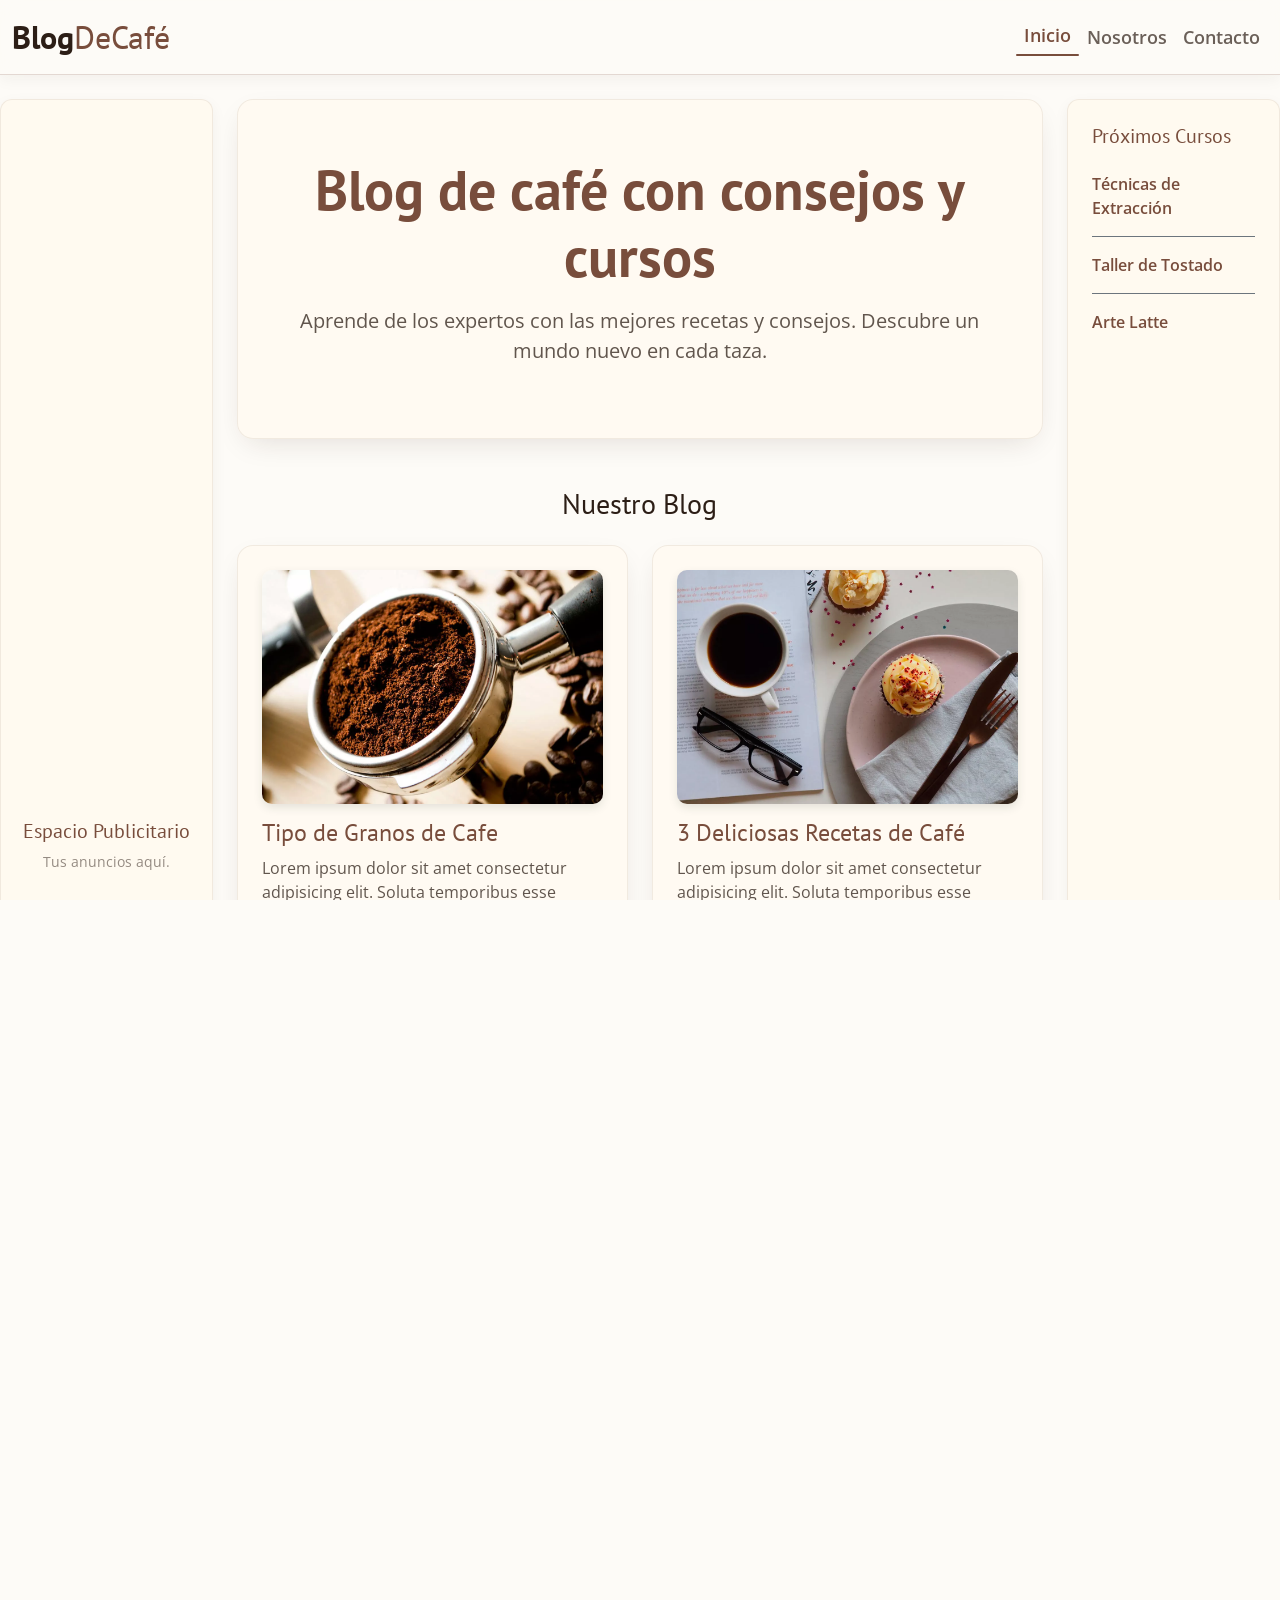
<file: index.html>
<!DOCTYPE html>
<html lang="en">

<head>
  <meta charset="utf-8">
  <meta name="viewport" content="width=device-width, initial-scale=1">
  <title>BlogDeCafé - Inicio</title>
  <!-- Tarea 1: Instalar bootstrap con un enlace CDN (CSS) -->
  <!-- Esto enlaza la hoja de estilos de Bootstrap a nuestra página para usar sus clases -->
  <link href="https://cdn.jsdelivr.net/npm/bootstrap@5.3.2/dist/css/bootstrap.min.css" rel="stylesheet">
  <link href="style.css" rel="stylesheet" type="text/css" />
</head>

<body class="d-flex flex-column min-vh-100">
  <!-- Tarea 3: Refactorizar la NavBar usando la de Bootstrap -->
  <!-- Esto crea una barra de navegación responsiva que se colapsa en pantallas pequeñas -->
  <nav class="navbar navbar-expand-lg navbar-light navbar-custom sticky-top">
    <div class="container-fluid">
      <a class="navbar-brand" href="index.html">Blog<span>DeCafé</span></a>
      <button class="navbar-toggler border-0" type="button" data-bs-toggle="collapse" data-bs-target="#navbarNav"
        aria-controls="navbarNav" aria-expanded="false" aria-label="Toggle navigation">
        <span class="navbar-toggler-icon"></span>
      </button>
      <div class="collapse navbar-collapse" id="navbarNav">
        <ul class="navbar-nav ms-auto">
          <li class="nav-item"><a class="nav-link active" aria-current="page" href="index.html">Inicio</a></li>
          <li class="nav-item"><a class="nav-link" href="about.html">Nosotros</a></li>
          <li class="nav-item"><a class="nav-link" href="contact.html">Contacto</a></li>
        </ul>
      </div>
    </div>
  </nav>

  <!-- Tareas 3 y 4: Refactorizar sistema de cuadrícula y diseño de la página Inicio -->
  <!-- La clase container-fluid hace que la cuadrícula ocupe todo el ancho de la pantalla -->
  <div class="container-fluid flex-grow-1 mt-4 animate-fade-in">
    <div class="row h-100">
      <!-- Tarea 4: Dejar el lado izquierdo disponible para futuros anuncios -->
      <div class="col-md-2 d-none d-md-flex flex-column justify-content-center align-items-center side-panel p-3 mb-4">
        <h5 style="color: var(--accent-primary)">Espacio Publicitario</h5>
        <p class="small text-center opacity-50">Tus anuncios aquí.</p>
      </div>

      <!-- Tarea 4: Agregar texto, imágenes, videos a la sección de contenido -->
      <div class="col-md-8 px-md-4 mb-4">
        <div class="glass-card p-5 mb-5 text-center">
          <div class="container-fluid py-2">
            <h1 class="display-4 fw-bold mb-3" style="color: var(--accent-primary)">Blog de café con consejos y cursos
            </h1>
            <p class="fs-5 opacity-75">
              Aprende de los expertos con las mejores recetas y consejos. Descubre un mundo nuevo en cada taza.
            </p>
          </div>
        </div>

        <h3 class="mb-4 text-center" style="color: var(--text-main);">Nuestro Blog</h3>

        <div class="row align-items-md-stretch">
          <div class="col-md-6 mb-4">
            <div class="glass-card h-100 p-4 d-flex flex-column">
              <div class="entrada__imagen">
                <a href="entrada1.html">
                  <img loading="lazy" src="img/blog1.webp" alt="Tipos de Granos de Cafe">
                </a>
              </div>
              <h4 style="color: var(--accent-primary)">Tipo de Granos de Cafe</h4>
              <p class="opacity-75 flex-grow-1">Lorem ipsum dolor sit amet consectetur adipisicing elit. Soluta
                temporibus esse incidunt rerum, eligendi quia voluptate sequi voluptas ad doloribus sunt.</p>
              <button class="btn btn-custom mt-3" type="button">Leer Entrada</button>
            </div>
          </div>

          <div class="col-md-6 mb-4">
            <div class="glass-card h-100 p-4 d-flex flex-column">
              <div class="entrada__imagen">
                <a href="entrada2.html">
                  <img loading="lazy" src="img/blog2.webp" alt="3 Deliciosas Recetas">
                </a>
              </div>
              <h4 style="color: var(--accent-primary)">3 Deliciosas Recetas de Café</h4>
              <p class="opacity-75 flex-grow-1">Lorem ipsum dolor sit amet consectetur adipisicing elit. Soluta
                temporibus esse incidunt rerum, eligendi quia voluptate sequi voluptas ad doloribus sunt.</p>
              <button class="btn btn-custom mt-3" type="button">Leer Entrada</button>
            </div>
          </div>
        </div>

        <div class="row align-items-md-stretch justify-content-center">
          <div class="col-md-6 mb-4">
            <div class="glass-card h-100 p-4 d-flex flex-column">
              <div class="entrada__imagen">
                <a href="entrada3.html">
                  <img loading="lazy" src="img/blog3.webp" alt="Beneficios del Cafe">
                </a>
              </div>
              <h4 style="color: var(--accent-primary)">Beneficios del Cafe</h4>
              <p class="opacity-75 flex-grow-1">Lorem ipsum dolor sit amet consectetur adipisicing elit. Soluta
                temporibus esse incidunt rerum, eligendi quia voluptate sequi voluptas ad doloribus sunt.</p>
              <button class="btn btn-custom mt-3" type="button">Leer Entrada</button>
            </div>
          </div>
        </div>

      </div>

      <!-- Tarea 4: Dejar el lado derecho disponible para futuros artículos de noticias -->
      <div class="col-md-2 d-none d-md-flex flex-column justify-content-start align-items-start side-panel p-4 mb-4">
        <h5 style="color: var(--accent-primary)" class="mb-4">Próximos Cursos</h5>
        <ul class="list-unstyled w-100">
          <li class="border-bottom border-secondary pb-3 mb-3"><a
              href="/Refactorizacion-del-blog/Técnicas-de-Extracción.html" class="custom-link">Técnicas de
              Extracción</a></li>
          <li class="border-bottom border-secondary pb-3 mb-3"><a
              href="/Refactorizacion-del-blog/Taller-de-Tostado.html" class="custom-link">Taller de Tostado</a>
          </li>
          <li><a href="/Refactorizacion-del-blog/Arte-Latte.html" class="custom-link">Arte Latte</a></li>
        </ul>
      </div>
    </div>
  </div>


  <footer class="footer-custom py-4 mt-auto">
    <div class="container text-center">
      <p class="mb-1 opacity-75">BlogDeCafé - Creado por </p>
      <p class="mb-0 small opacity-50">Contacto: <a href="mailto:contacto@blogdecafe.com"
          class="custom-link">contacto@blogdecafe.com</a></p>
    </div>
  </footer>
  <!-- Tarea 1: Instalar bootstrap con un enlace CDN (JS) -->
  <!-- Este script es necesario para que funcionen los componentes interactivos como el menú -->
  <script src="https://cdn.jsdelivr.net/npm/bootstrap@5.3.2/dist/js/bootstrap.bundle.min.js"></script>
  <script src="script.js"></script>
</body>

</html>
</file>
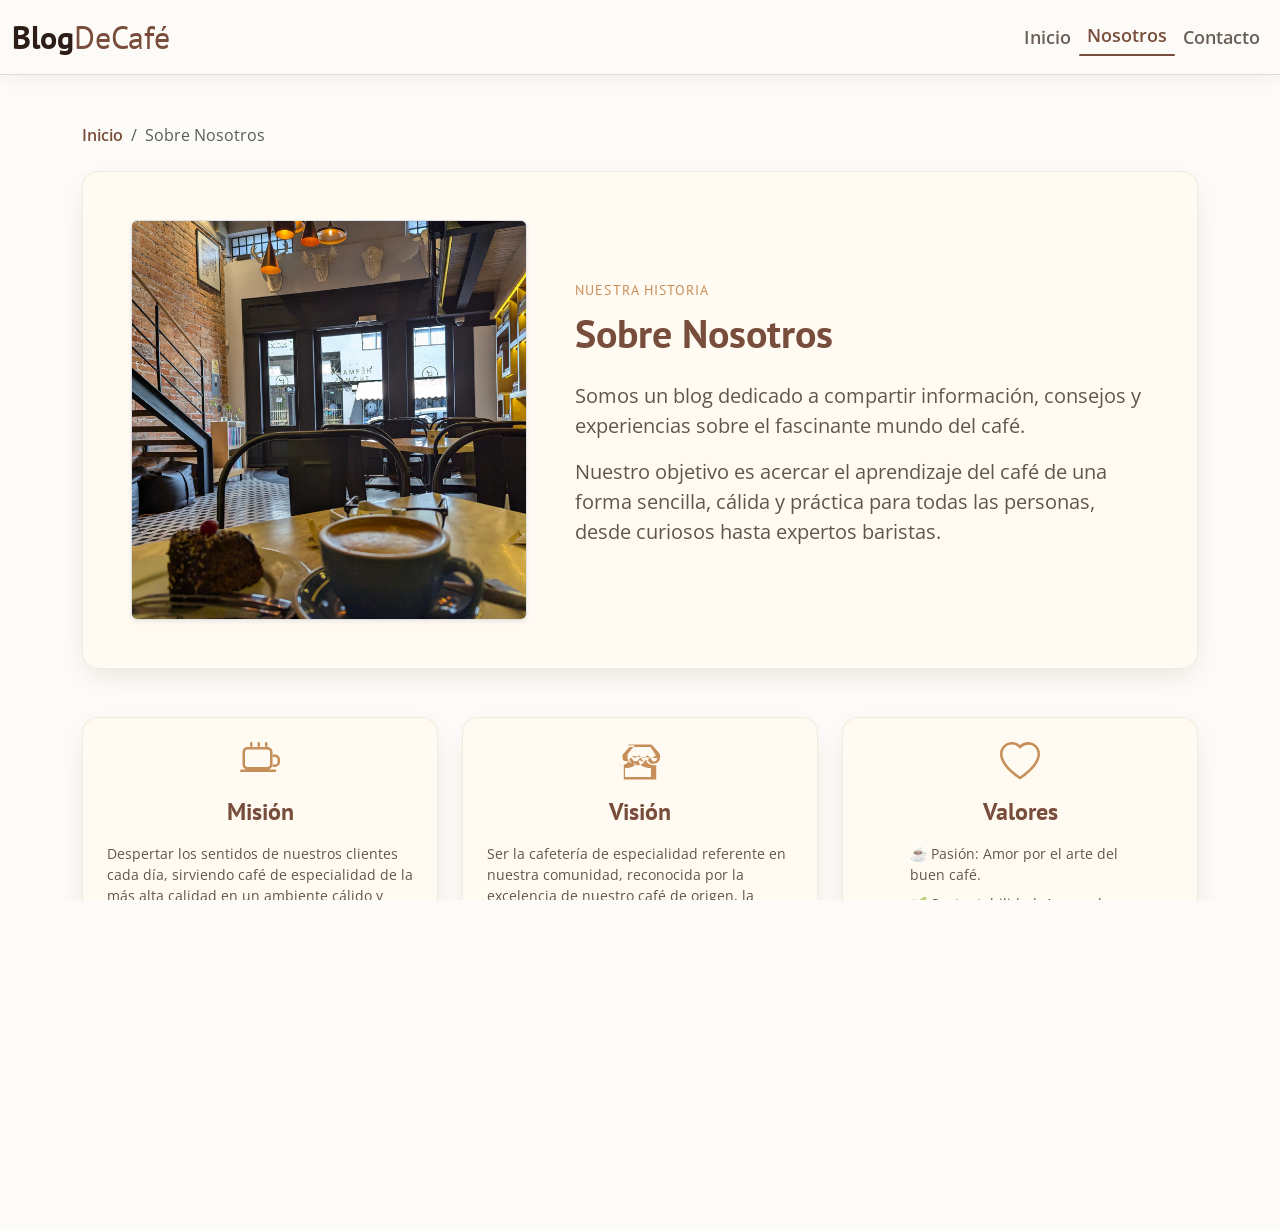
<file: about.html>
<!DOCTYPE html>
<html lang="en">

<head>
  <meta charset="UTF-8">
  <meta name="viewport" content="width=device-width, initial-scale=1.0">
  <title>BlogDeCafé - Sobre Nosotros</title>
  <!-- Tarea 1: Instalar bootstrap con un enlace CDN (CSS) -->
  <link href="https://cdn.jsdelivr.net/npm/bootstrap@5.3.2/dist/css/bootstrap.min.css" rel="stylesheet">
  <link href="style.css" rel="stylesheet" type="text/css" />
</head>

<body class="d-flex flex-column min-vh-100">
  
  <nav class="navbar navbar-expand-lg navbar-light navbar-custom sticky-top">
    <div class="container-fluid">
      <a class="navbar-brand" href="index.html">Blog<span>DeCafé</span></a>
      <button class="navbar-toggler border-0" type="button" data-bs-toggle="collapse" data-bs-target="#navbarNav"
        aria-controls="navbarNav" aria-expanded="false" aria-label="Toggle navigation">
        <span class="navbar-toggler-icon"></span>
      </button>
      <div class="collapse navbar-collapse" id="navbarNav">
        <ul class="navbar-nav ms-auto">
          <li class="nav-item"><a class="nav-link" href="index.html">Inicio</a></li>
          <li class="nav-item"><a class="nav-link active" aria-current="page" href="about.html">Nosotros</a></li>
          <li class="nav-item"><a class="nav-link" href="contact.html">Contacto</a></li>
        </ul>
      </div>
    </div>
  </nav>

  <main class="container flex-grow-1 my-5 animate-fade-in">

    <!-- Migas de pan -->
    <nav aria-label="breadcrumb" class="mb-4">
      <ol class="breadcrumb">
        <li class="breadcrumb-item"><a href="index.html" class="custom-link text-decoration-none">Inicio</a></li>
        <li class="breadcrumb-item active" aria-current="page">Sobre Nosotros</li>
      </ol>
    </nav>

    <!-- PERSONA 1: ABOUT PRINCIPAL -->
    <section class="glass-card p-4 p-md-5 mb-5">
      <div class="row align-items-center g-5">
        <div class="col-md-5 text-center">
          <img src="img/cafe.jpg" alt="Taza de café sobre una mesa" class="img-fluid rounded shadow-sm border object-fit-cover w-100" style="max-height: 400px;">
        </div>

        <div class="col-md-7 text-center text-md-start">
          <span class="d-inline-block mb-2"
            style="font-family: var(--fuenteHeading); color: var(--accent-glow); letter-spacing:.08em; text-transform:uppercase; font-size:.85rem;">
            Nuestra Historia
          </span>
          <h1 class="fw-bold mb-4" style="color: var(--accent-primary);">Sobre Nosotros</h1>
          <p class="fs-5 opacity-75">
            Somos un blog dedicado a compartir información, consejos y experiencias
            sobre el fascinante mundo del café.
          </p>
          <p class="fs-5 opacity-75">
            Nuestro objetivo es acercar el aprendizaje del café de una forma sencilla,
            cálida y práctica para todas las personas, desde curiosos hasta expertos baristas.
          </p>
        </div>
      </div>
    </section>

    <!-- PERSONA 2: MISIÓN, VISIÓN Y VALORES -->
    <section class="mb-5">
      <div class="row g-4">
        
        <div class="col-md-4">
          <div class="glass-card h-100 p-4 text-center">
            <div class="mb-3" style="color: var(--accent-glow);">
              <svg xmlns="http://www.w3.org/2000/svg" width="40" height="40" fill="currentColor" class="bi bi-cup-hot" viewBox="0 0 16 16">
                <path d="M.5 11a.5.5 0 0 0 0 1h13.5a.5.5 0 0 0 0-1H.5zM11 2H3c-1.105 0-2 .895-2 2v5c0 1.105.895 2 2 2h8c1.105 0 2-.895 2-2V4c0-1.105-.895-2-2-2zm1 7c0 .552-.448 1-1 1H3c-.552 0-1-.448-1-1V4c0-.552.448-1 1-1h8c.552 0 1 .448 1 1v5z"/>
                <path d="M13 5h1a2 2 0 0 1 2 2v1a2 2 0 0 1-2 2h-1V5zm1 4a1 1 0 0 0 1-1V7a1 1 0 0 0-1-1h-1v3h1zM4.5 0a.5.5 0 0 1 .5.5v1a.5.5 0 0 1-1 0v-1a.5.5 0 0 1 .5-.5zm3 0a.5.5 0 0 1 .5.5v1a.5.5 0 0 1-1 0v-1a.5.5 0 0 1 .5-.5zm3 0a.5.5 0 0 1 .5.5v1a.5.5 0 0 1-1 0v-1a.5.5 0 0 1 .5-.5z"/>
              </svg>
            </div>
            <h3 class="h4 fw-bold mb-3" style="color: var(--accent-primary);">Misión</h3>
            <p class="opacity-75 small text-start">
              Despertar los sentidos de nuestros clientes cada día, sirviendo café de especialidad de la más alta calidad en un ambiente cálido 
              y acogedor. Nos dedicamos a crear momentos de felicidad y conexión a través de un servicio excepcional y productos artesanales horneados con amor.
            </p>
          </div>
        </div>

        <div class="col-md-4">
          <div class="glass-card h-100 p-4 text-center">
            <div class="mb-3" style="color: var(--accent-glow);">
              <svg xmlns="http://www.w3.org/2000/svg" width="40" height="40" fill="currentColor" class="bi bi-shop" viewBox="0 0 16 16">
                <path d="M2.97 1.35A1 1 0 0 1 3.73 1h8.54a1 1 0 0 1 .76.35l2.609 3.044A1.5 1.5 0 0 1 16 5.37v.855a2.5 2.5 0 0 1-2.5 2.5h-.033a2.5 2.5 0 0 1-2.316-1.573 2.5 2.5 0 0 1-3.3 0 2.5 2.5 0 0 1-2.317 1.573H5.5A2.5 2.5 0 0 1 3 6.225v-.855a1.5 1.5 0 0 1 .361-.976l2.61-3.045zm1.78 4.275a1.5 1.5 0 0 0 2.5 0 .5.5 0 0 1 .8 0 1.5 1.5 0 0 0 2.5 0 .5.5 0 0 1 .8 0 1.5 1.5 0 0 0 2.5 0 .5.5 0 0 1 .4.225V5.37a.5.5 0 0 0-.12-.325L12.23 2H3.77L1.12 5.045A.5.5 0 0 0 1 5.37v.855a1.5 1.5 0 0 0 1.5 1.5h.033a1.5 1.5 0 0 0 1.39-1.047.5.5 0 0 1 .933 0A1.5 1.5 0 0 0 6.25 7.75h.033a1.5 1.5 0 0 0 1.39-1.046.5.5 0 0 1 .934 0c.23.614.811 1.046 1.483 1.046h.033a1.5 1.5 0 0 0 1.39-1.046.5.5 0 0 1 .934 0A1.5 1.5 0 0 0 13.5 7.75h.033a1.5 1.5 0 0 0 1.39-1.046.5.5 0 0 1 .077-.229zM1.5 9.172V15h13V9.172a3.5 3.5 0 0 1-1 .122h-.033a3.5 3.5 0 0 1-3.245-2.296 3.5 3.5 0 0 1-3.244 2.296h-.033A3.5 3.5 0 0 1 3.75 7a3.5 3.5 0 0 1-3.245 2.296h-.033a3.5 3.5 0 0 1-1-.122zM2 14v-3.748a4.5 4.5 0 0 0 1 .123h.033a4.5 4.5 0 0 0 4.162-2.95 4.5 4.5 0 0 0 4.162 2.95h.033a4.5 4.5 0 0 0 1-.123V14H2z"/>
              </svg>
            </div>
            <h3 class="h4 fw-bold mb-3" style="color: var(--accent-primary);">Visión</h3>
            <p class="opacity-75 small text-start">
              Ser la cafetería de especialidad referente en nuestra comunidad, reconocida por la excelencia de nuestro café de origen, 
              la innovación en nuestras bebidas y por ser el tercer hogar preferido de las personas: un espacio ideal para trabajar, compartir o relajarse.
            </p>
          </div>
        </div>

        <div class="col-md-4">
          <div class="glass-card h-100 p-4 text-center">
            <div class="mb-3" style="color: var(--accent-glow);">
              <svg xmlns="http://www.w3.org/2000/svg" width="40" height="40" fill="currentColor" class="bi bi-heart" viewBox="0 0 16 16">
                <path d="m8 2.748-.717-.737C5.6.281 2.514.878 1.4 3.053c-.523 1.023-.641 2.5.314 4.385.92 1.815 2.834 3.989 6.286 6.357 3.452-2.368 5.365-4.542 6.286-6.357.955-1.886.838-3.362.314-4.385C13.486.878 10.4.28 8 2.748zM8 15C-7.333 4.868 3.279-3.04 7.824 1.143c.06.055.119.112.176.171a3.12 3.12 0 0 1 .176-.17C12.72-3.042 23.333 4.867 8 15z"/>
              </svg>
            </div>
            <h3 class="h4 fw-bold mb-3" style="color: var(--accent-primary);">Valores</h3>
            <ul class="list-unstyled opacity-75 small text-start mx-auto" style="max-width: 220px;">
              <li class="mb-2"><span class="fw-bold" style="color: var(--accent-glow);">☕</span> Pasión: Amor por el arte del buen café.</li>
              <li class="mb-2"><span class="fw-bold" style="color: var(--accent-glow);">🌱</span> Sustentabilidad: Apoyo al comercio justo local.</li>
              <li class="mb-2"><span class="fw-bold" style="color: var(--accent-glow);">🏡</span> Hospitalidad: Hacerte sentir como en casa.</li>
            </ul>
          </div>
        </div>

      </div>
    </section>

  </main>

  <footer class="footer-custom py-4 mt-auto">
    <div class="container text-center">
      <p class="mb-1 opacity-75">BlogDeCafé - Creado por Equipo 1</p>
      <p class="mb-0 small opacity-50">Contacto: <a href="mailto:contacto@blogdecafe.com"
          class="custom-link">contacto@blogdecafe.com</a></p>
    </div>
  </footer>

  <script src="https://cdn.jsdelivr.net/npm/bootstrap@5.3.2/dist/js/bootstrap.bundle.min.js"></script>
  <script src="script.js"></script>
</body>

</html>
</file>
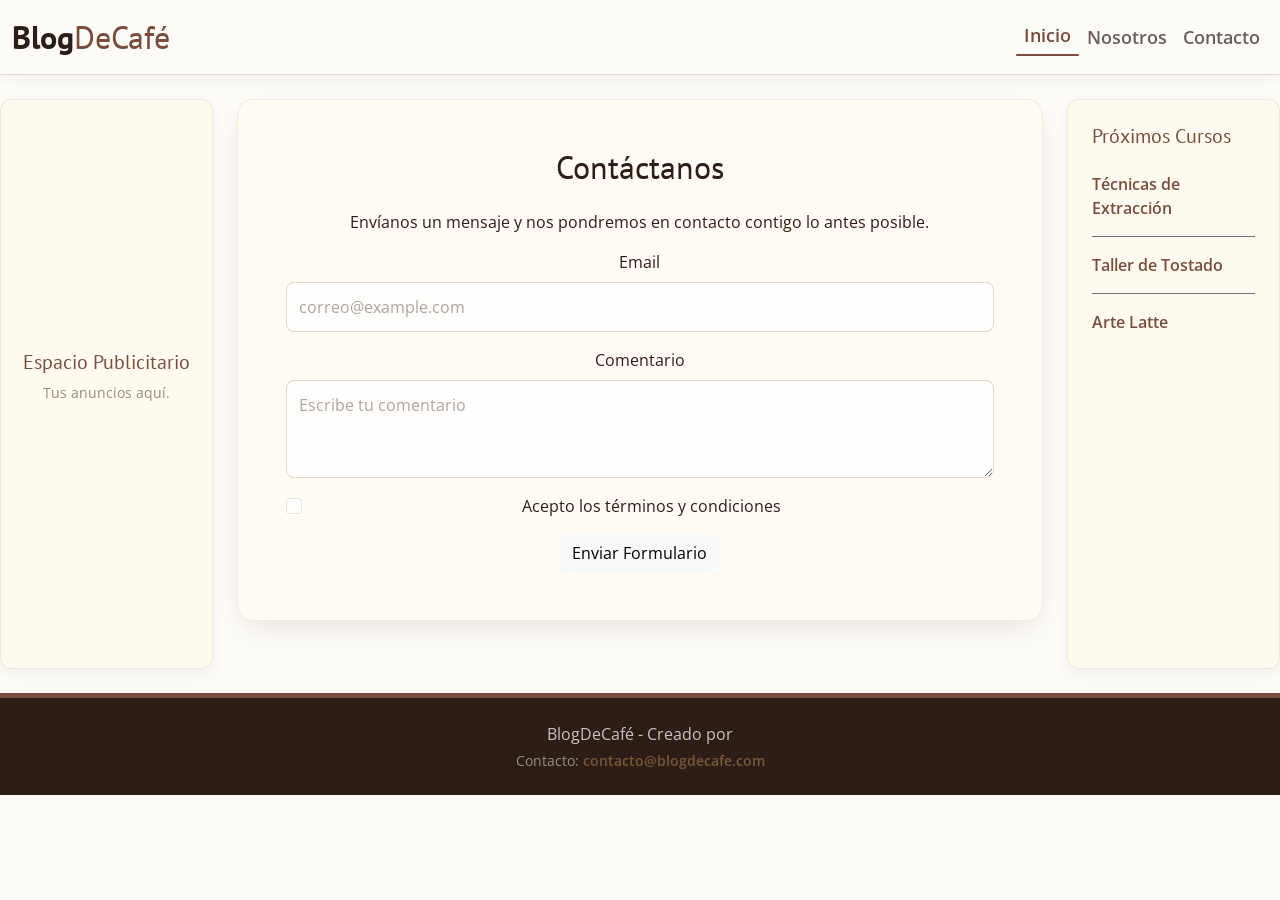
<file: contact.html>
<!DOCTYPE html>
<html lang="en">

<head>
  <meta charset="UTF-8">
  <meta name="viewport" content="width=device-width, initial-scale=1.0">
  <title>Document</title>
  <!-- Tarea 1: Instalar bootstrap con un enlace CDN (CSS) -->
  <!-- Esto enlaza la hoja de estilos de Bootstrap a nuestra página para usar sus clases -->
  <link href="https://cdn.jsdelivr.net/npm/bootstrap@5.3.2/dist/css/bootstrap.min.css" rel="stylesheet">
  <link href="style.css" rel="stylesheet" type="text/css" />
</head>

<body>
    <nav class="navbar navbar-expand-lg navbar-light navbar-custom sticky-top">
        <div class="container-fluid">
            <a class="navbar-brand" href="index.html">Blog<span>DeCafé</span></a>
            <button class="navbar-toggler border-0" type="button" data-bs-toggle="collapse" data-bs-target="#navbarNav"
                aria-controls="navbarNav" aria-expanded="false" aria-label="Toggle navigation">
                <span class="navbar-toggler-icon"></span>
            </button>
            <div class="collapse navbar-collapse" id="navbarNav">
                <ul class="navbar-nav ms-auto">
                <li class="nav-item"><a class="nav-link active" aria-current="page" href="index.html">Inicio</a></li>
                <li class="nav-item"><a class="nav-link" href="about.html">Nosotros</a></li>
                <li class="nav-item"><a class="nav-link" href="contact.html">Contacto</a></li>
                </ul>
            </div>
        </div>
    </nav>



    <div class="container-fluid flex-grow-1 mt-4 animate-fade-in">
        <div class="row h-100">
            <!-- Tarea 4: Dejar el lado izquierdo disponible para futuros anuncios -->
            <div class="col-md-2 d-none d-md-flex flex-column justify-content-center align-items-center side-panel p-3 mb-4">
                <h5 style="color: var(--accent-primary)">Espacio Publicitario</h5>
                <p class="small text-center opacity-50">Tus anuncios aquí.</p>
            </div>

        <!-- Tarea 4: Agregar texto, imágenes, videos a la sección de contenido -->
            <div class="col-md-8 px-md-4 mb-4">
                <div class="glass-card p-5 mb-5 text-center">
                    <h2 class="text-center mb-4" text-black>
                    Contáctanos
                    </h2>
                    <p class="text-center">
                        Envíanos un mensaje y nos pondremos en contacto contigo lo antes posible.
                    </p>
                    <div class="card-body">
                        <form>
                            <!--m:margen, b, abajo, 3: tamaño o nivel de separación-->
                            <div class="mb-3">
                                <label class="form-label">Email</label>
                                <input type="email" class="form-control" placeholder="correo@example.com">
                            </div>
                            <div class="mb-3">
                                <label class="form-label">Comentario</label>
                                <textarea class="form-control" rows="3" placeholder="Escribe tu comentario"></textarea>
                            </div>
                            <div class="mb-3 form-check">
                                <input type="checkbox" class="form-check-input">
                                <label class="form-check-label">Acepto los términos y condiciones</label>
                            </div>

                            <div id="liveAlertPlaceholder"></div>
                            <button type="button" class="btn btn-light" id="liveAlertBtn">Enviar Formulario</button>
                        </form>
                    </div>
                </div>
            </div>
            

        <!-- Tarea 4: Dejar el lado derecho disponible para futuros artículos de noticias -->
            <div class="col-md-2 d-none d-md-flex flex-column justify-content-start align-items-start side-panel p-4 mb-4">
                <h5 style="color: var(--accent-primary)" class="mb-4">Próximos Cursos</h5>
                <ul class="list-unstyled w-100">
                <li class="border-bottom border-secondary pb-3 mb-3"><a href="#" class="custom-link">Técnicas de
                    Extracción</a></li>
                <li class="border-bottom border-secondary pb-3 mb-3"><a href="#" class="custom-link">Taller de Tostado</a>
                </li>
                <li><a href="#" class="custom-link">Arte Latte</a></li>
                </ul>
            </div>
        </div>
    </div>




    <footer class="footer-custom py-4 mt-auto">
        <div class="container text-center">
            <p class="mb-1 opacity-75">BlogDeCafé - Creado por </p>
            <p class="mb-0 small opacity-50">Contacto: <a href="mailto:contacto@blogdecafe.com"
                    class="custom-link">contacto@blogdecafe.com</a></p>
        </div>
    </footer>

    
    <!-- Tarea 1: Instalar bootstrap con un enlace CDN (JS) -->
    <!-- Este script es necesario para que funcionen los componentes interactivos como el menú -->
    <script src="https://cdn.jsdelivr.net/npm/bootstrap@5.3.2/dist/js/bootstrap.bundle.min.js"></script>
    <script src="script.js"></script>
</body>
</file>
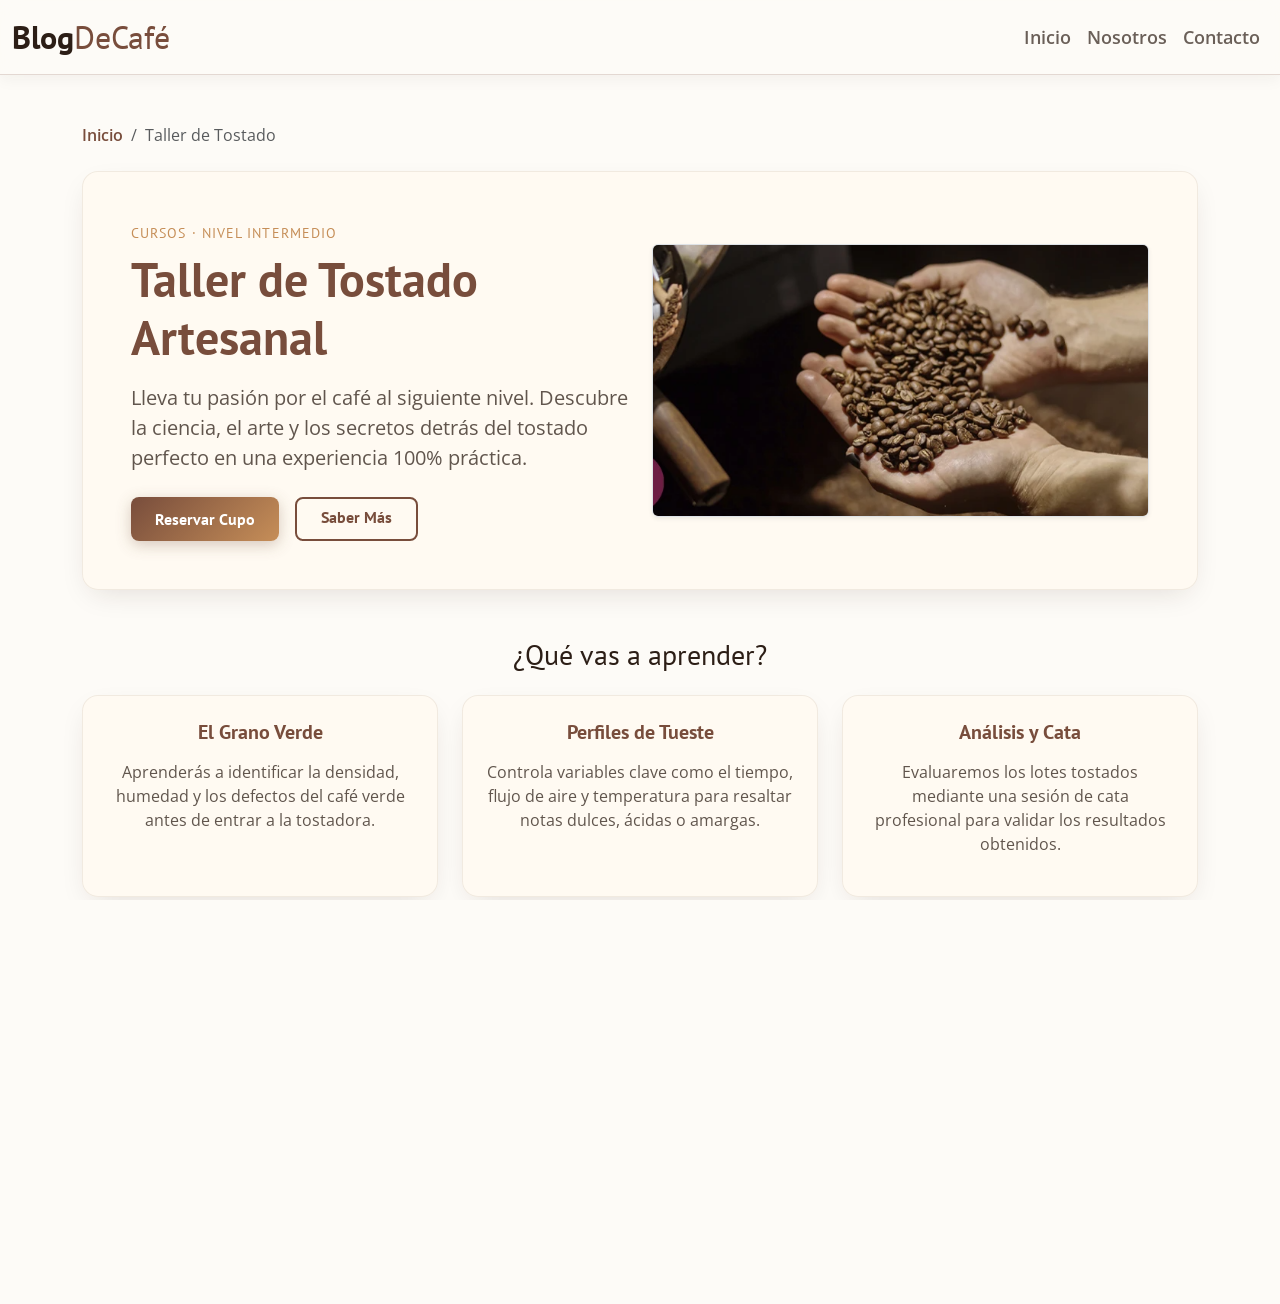
<file: Taller-de-Tostado.html>
<!DOCTYPE html>
<html lang="en">

<head>
  <meta charset="utf-8">
  <meta name="viewport" content="width=device-width, initial-scale=1">
  <title>BlogDeCafé - Taller de Tostado</title>
  <link href="https://cdn.jsdelivr.net/npm/bootstrap@5.3.2/dist/css/bootstrap.min.css" rel="stylesheet">
  <link href="style.css" rel="stylesheet" type="text/css" />
</head>

<body class="d-flex flex-column min-vh-100">
  <nav class="navbar navbar-expand-lg navbar-light navbar-custom sticky-top">
    <div class="container-fluid">
      <a class="navbar-brand" href="index.html">Blog<span>DeCafé</span></a>
      <button class="navbar-toggler border-0" type="button" data-bs-toggle="collapse" data-bs-target="#navbarNav"
        aria-controls="navbarNav" aria-expanded="false" aria-label="Toggle navigation">
        <span class="navbar-toggler-icon"></span>
      </button>
      <div class="collapse navbar-collapse" id="navbarNav">
        <ul class="navbar-nav ms-auto">
          <li class="nav-item"><a class="nav-link" href="index.html">Inicio</a></li>
          <li class="nav-item"><a class="nav-link" href="about.html">Nosotros</a></li>
          <li class="nav-item"><a class="nav-link" href="contact.html">Contacto</a></li>
        </ul>
      </div>
    </div>
  </nav>

  <main class="container flex-grow-1 my-5 animate-fade-in">

    <!-- Migas de pan -->
    <nav aria-label="breadcrumb" class="mb-4">
      <ol class="breadcrumb">
        <li class="breadcrumb-item"><a href="index.html" class="custom-link text-decoration-none">Inicio</a></li>
        <li class="breadcrumb-item active" aria-current="page">Taller de Tostado</li>
      </ol>
    </nav>

    <!-- Encabezado del artículo -->
    <div class="glass-card p-4 p-md-5 mb-5">
      <div class="row align-items-center">
          <div class="col-md-6 mb-4 mb-md-0">
            <span class="d-inline-block mb-2"
                style="font-family: var(--fuenteHeading); color: var(--accent-glow); letter-spacing:.08em; text-transform:uppercase; font-size:.85rem;">
                Cursos &middot; Nivel Intermedio
            </span>
            <h1 class="display-5 fw-bold mb-3" style="color: var(--accent-primary);">Taller de Tostado Artesanal</h1>
            <p class="fs-5 opacity-75 mb-4">
                Lleva tu pasión por el café al siguiente nivel. Descubre la ciencia, el arte y los secretos detrás del tostado perfecto en una experiencia 100% práctica.
            </p>
            <div class="d-flex gap-3 mt-4">
                <a href="contact.html" class="btn btn-custom px-4">Reservar Cupo</a>
                <a href="#detalles" class="btn btn-outline-custom px-4">Saber Más</a>
            </div>
          </div>
          <div class="col-md-6">
              <div class="rounded shadow-sm border overflow-hidden">
                  <img src="Wireframe-Backup/CAFE.png" class="img-fluid w-100 object-fit-cover" alt="Taller de Tostado de Café">
              </div>
          </div>
      </div>
    </div>

    <!-- Detalles del taller -->
    <section id="detalles" class="mb-5">
      <h2 class="h3 mb-4 text-center" style="color: var(--text-main);">¿Qué vas a aprender?</h2>

      <div class="row g-4">
        <div class="col-md-4">
          <div class="glass-card h-100 p-4 text-center">
            <h3 class="h5 fw-bold mb-3" style="color: var(--accent-primary);">El Grano Verde</h3>
            <p class="opacity-75">
              Aprenderás a identificar la densidad, humedad y los defectos del café verde antes de entrar a la tostadora.
            </p>
          </div>
        </div>

        <div class="col-md-4">
          <div class="glass-card h-100 p-4 text-center">
            <h3 class="h5 fw-bold mb-3" style="color: var(--accent-primary);">Perfiles de Tueste</h3>
            <p class="opacity-75">
              Controla variables clave como el tiempo, flujo de aire y temperatura para resaltar notas dulces, ácidas o amargas.
            </p>
          </div>
        </div>

        <div class="col-md-4">
          <div class="glass-card h-100 p-4 text-center">
            <h3 class="h5 fw-bold mb-3" style="color: var(--accent-primary);">Análisis y Cata</h3>
            <p class="opacity-75">
              Evaluaremos los lotes tostados mediante una sesión de cata profesional para validar los resultados obtenidos.
            </p>
          </div>
        </div>
      </div>
    </section>

    <!-- Información adicional -->
    <section class="glass-card p-4 p-md-5 mb-5 text-center" style="border: 2px solid var(--accent-primary);">
        <div class="row text-center g-4">
            <div class="col-sm-4">
                <h4 class="fw-bold mb-2" style="color: var(--accent-glow);">Duración</h4>
                <p class="mb-0 opacity-75">5 Horas (Intensivo) con 1 hora de break</p>
            </div>
            <div class="col-sm-4 border-start border-secondary">
                <h4 class="fw-bold mb-2" style="color: var(--accent-glow);">Costo</h4>
                <p class="mb-0 opacity-75">$1000 MXN (Incluye insumos)</p>
            </div>
            <div class="col-sm-4 border-start border-secondary">
                <h4 class="fw-bold mb-2" style="color: var(--accent-glow);">Lugar</h4>
                <p class="mb-0 opacity-75">Laboratorio BlogDeCafé Centro</p>
            </div>
        </div>
    </section>

  </main>

  <footer class="footer-custom py-4 mt-auto">
    <div class="container text-center">
      <p class="mb-1 opacity-75">BlogDeCafé - Creado por Equipo 1</p>
      <p class="mb-0 small opacity-50">Contacto: <a href="mailto:contacto@blogdecafe.com"
          class="custom-link">contacto@blogdecafe.com</a></p>
    </div>
  </footer>

  <script src="https://cdn.jsdelivr.net/npm/bootstrap@5.3.2/dist/js/bootstrap.bundle.min.js"></script>
  <script src="script.js"></script>
</body>

</html>
</file>
<file: style.css>
/* Tareas 2 y 3: Usar 5 colores o menos para tu sitio web */
/* Estilos personalizados para complementar la paleta de 5 colores de Bootstrap */
@import url('https://fonts.googleapis.com/css2?family=Open+Sans:ital,wght@0,300..800;1,300..800&display=swap');
@import url('https://fonts.googleapis.com/css2?family=PT+Sans:ital,wght@0,400;0,700;1,400;1,700&display=swap');

:root {
    /* Paleta Premium "Café" (5 colores) */
    --bg-main: #fdfbf7;        /* Beige Claro */
    --bg-surface: #fffaf0;     /* Crema */
    --text-main: #2c1e16;      /* Espresso (Texto Oscuro) */
    --accent-primary: #784d3c; /* Marrón Café */
    --accent-glow: #c68e58;    /* Caramelo */

    --fuenteHeading: 'PT Sans', sans-serif;
    --fuenteParrafos: 'Open Sans', sans-serif;
}

html, body {
    height: 100%;
    width: 100%;
    font-family: var(--fuenteParrafos);
    background-color: var(--bg-main);
    color: var(--text-main);
    overflow-x: hidden;
}

h1, h2, h3, h4, h5, h6, .navbar-brand {
    font-family: var(--fuenteHeading);
}

/* Custom Scrollbar */
::-webkit-scrollbar {
    width: 10px;
}
::-webkit-scrollbar-track {
    background: var(--bg-main);
}
::-webkit-scrollbar-thumb {
    background: var(--accent-glow);
    border-radius: 5px;
}
::-webkit-scrollbar-thumb:hover {
    background: var(--accent-primary);
}

/* Premium Navbar (Modo Claro) */
.navbar-custom {
    background-color: rgba(253, 251, 247, 0.9) !important;
    backdrop-filter: blur(10px);
    border-bottom: 1px solid rgba(120, 77, 60, 0.2);
    box-shadow: 0 4px 15px rgba(44, 30, 22, 0.05);
}
.navbar-brand {
    font-weight: 700;
    font-size: 2rem;
    color: var(--text-main) !important;
    transition: transform 0.3s ease;
}
.navbar-brand span {
    font-weight: 400;
    color: var(--accent-primary);
}
.navbar-brand:hover {
    transform: scale(1.05);
}
.navbar-toggler {
    filter: invert(1); /* Hack para hacer el icono oscuro en un navbar-dark que ahora es claro */
}
.nav-link {
    font-weight: 600;
    color: rgba(44, 30, 22, 0.7) !important;
    transition: color 0.3s ease, transform 0.3s ease;
    position: relative;
    font-size: 1.1rem;
}
.nav-link:hover, .nav-link.active {
    color: var(--accent-primary) !important;
    transform: translateY(-2px);
}
.nav-link::after {
    content: '';
    position: absolute;
    width: 0;
    height: 2px;
    bottom: 0;
    left: 0;
    background-color: var(--accent-primary);
    transition: width 0.3s ease;
    border-radius: 2px;
}
.nav-link:hover::after, .nav-link.active::after {
    width: 100%;
}

/* Premium Cards (Glassmorphism Modo Claro) */
.glass-card {
    background: rgba(255, 250, 240, 0.8);
    backdrop-filter: blur(12px);
    border: 1px solid rgba(120, 77, 60, 0.1);
    border-radius: 16px;
    box-shadow: 0 10px 30px -10px rgba(44, 30, 22, 0.15);
    transition: transform 0.4s cubic-bezier(0.175, 0.885, 0.32, 1.275), box-shadow 0.4s ease;
}
.glass-card:hover {
    transform: translateY(-5px);
    box-shadow: 0 20px 40px -15px rgba(120, 77, 60, 0.25);
    border: 1px solid rgba(198, 142, 88, 0.4);
}

/* Side Columns */
.side-panel {
    background: var(--bg-surface);
    border-radius: 12px;
    border: 1px solid rgba(120, 77, 60, 0.1);
    box-shadow: 0 5px 15px rgba(44, 30, 22, 0.05);
    min-height: 250px;
}

/* Buttons */
.btn-custom {
    background: linear-gradient(135deg, var(--accent-primary), var(--accent-glow));
    color: white;
    font-weight: 700;
    font-family: var(--fuenteHeading);
    border: none;
    border-radius: 8px;
    padding: 10px 24px;
    transition: all 0.3s ease;
    box-shadow: 0 4px 15px rgba(120, 77, 60, 0.3);
}
.btn-custom:hover {
    transform: translateY(-2px) scale(1.02);
    box-shadow: 0 8px 25px rgba(120, 77, 60, 0.5);
    color: white;
}
.btn-outline-custom {
    background: transparent;
    border: 2px solid var(--accent-primary);
    color: var(--accent-primary);
    font-weight: 700;
    font-family: var(--fuenteHeading);
    border-radius: 8px;
    transition: all 0.3s ease;
}
.btn-outline-custom:hover {
    background: var(--accent-primary);
    color: white;
    box-shadow: 0 4px 15px rgba(120, 77, 60, 0.3);
}

/* Forms */
.form-control {
    background-color: rgba(255, 255, 255, 0.8);
    border: 1px solid rgba(120, 77, 60, 0.2);
    color: var(--text-main);
    border-radius: 8px;
    padding: 12px;
}
.form-control:focus {
    background-color: rgba(255, 255, 255, 1);
    color: var(--text-main);
    border-color: var(--accent-primary);
    box-shadow: 0 0 0 0.25rem rgba(120, 77, 60, 0.25);
}
.form-control::placeholder {
    color: rgba(44, 30, 22, 0.4);
}

/* Footer */
.footer-custom {
    background-color: var(--text-main);
    color: var(--bg-main);
    border-top: 5px solid var(--accent-primary);
}
.footer-custom .custom-link {
    color: var(--accent-glow);
}
.footer-custom .custom-link:hover {
    color: var(--bg-main);
}

/* Links */
a.custom-link {
    color: var(--accent-primary);
    text-decoration: none;
    font-weight: 600;
    transition: color 0.3s ease;
}
a.custom-link:hover {
    color: var(--accent-glow);
}

/* Animations */
@keyframes fadeInUp {
    from { opacity: 0; transform: translateY(20px); }
    to { opacity: 1; transform: translateY(0); }
}
.animate-fade-in {
    animation: fadeInUp 0.8s cubic-bezier(0.16, 1, 0.3, 1) forwards;
}

/* Estilos de imagenes blog */
.entrada__imagen img {
    width: 100%;
    border-radius: 10px;
    margin-bottom: 15px;
    box-shadow: 0 4px 10px rgba(0,0,0,0.1);
}
</file>
